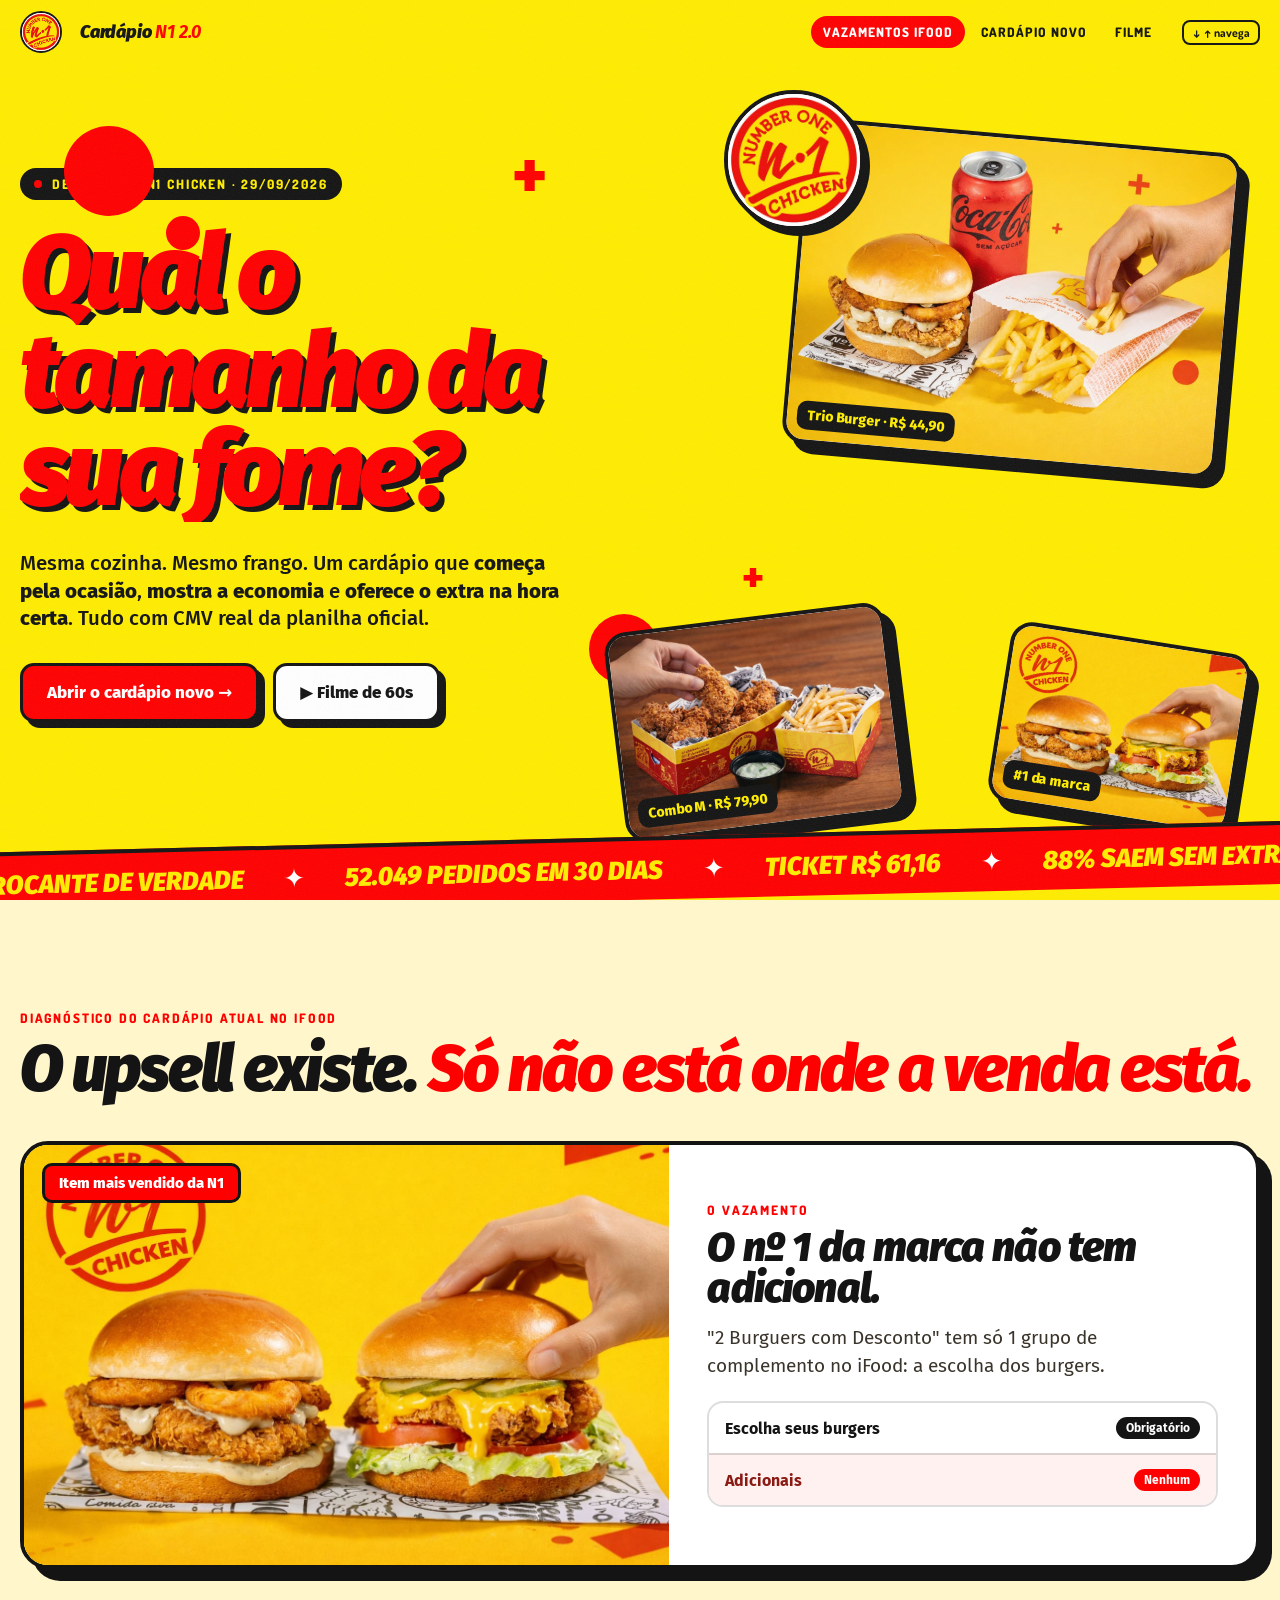
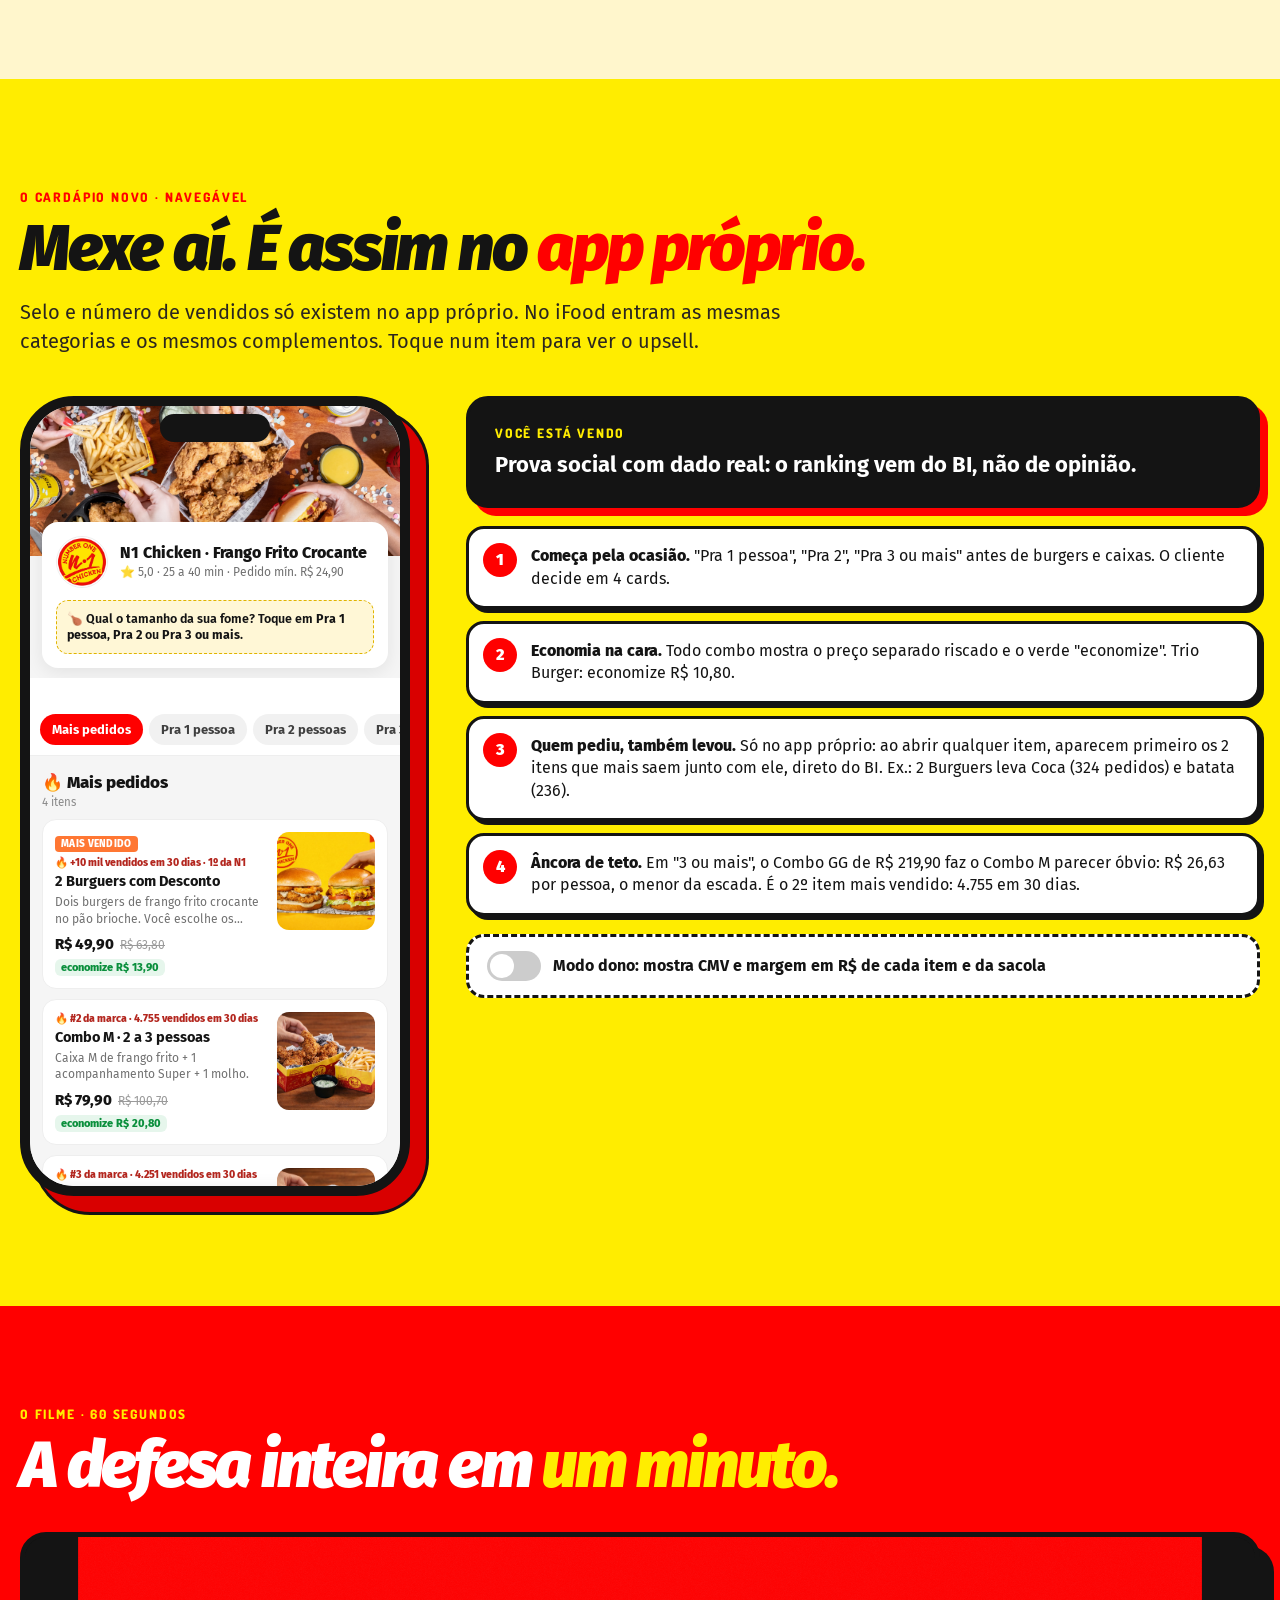
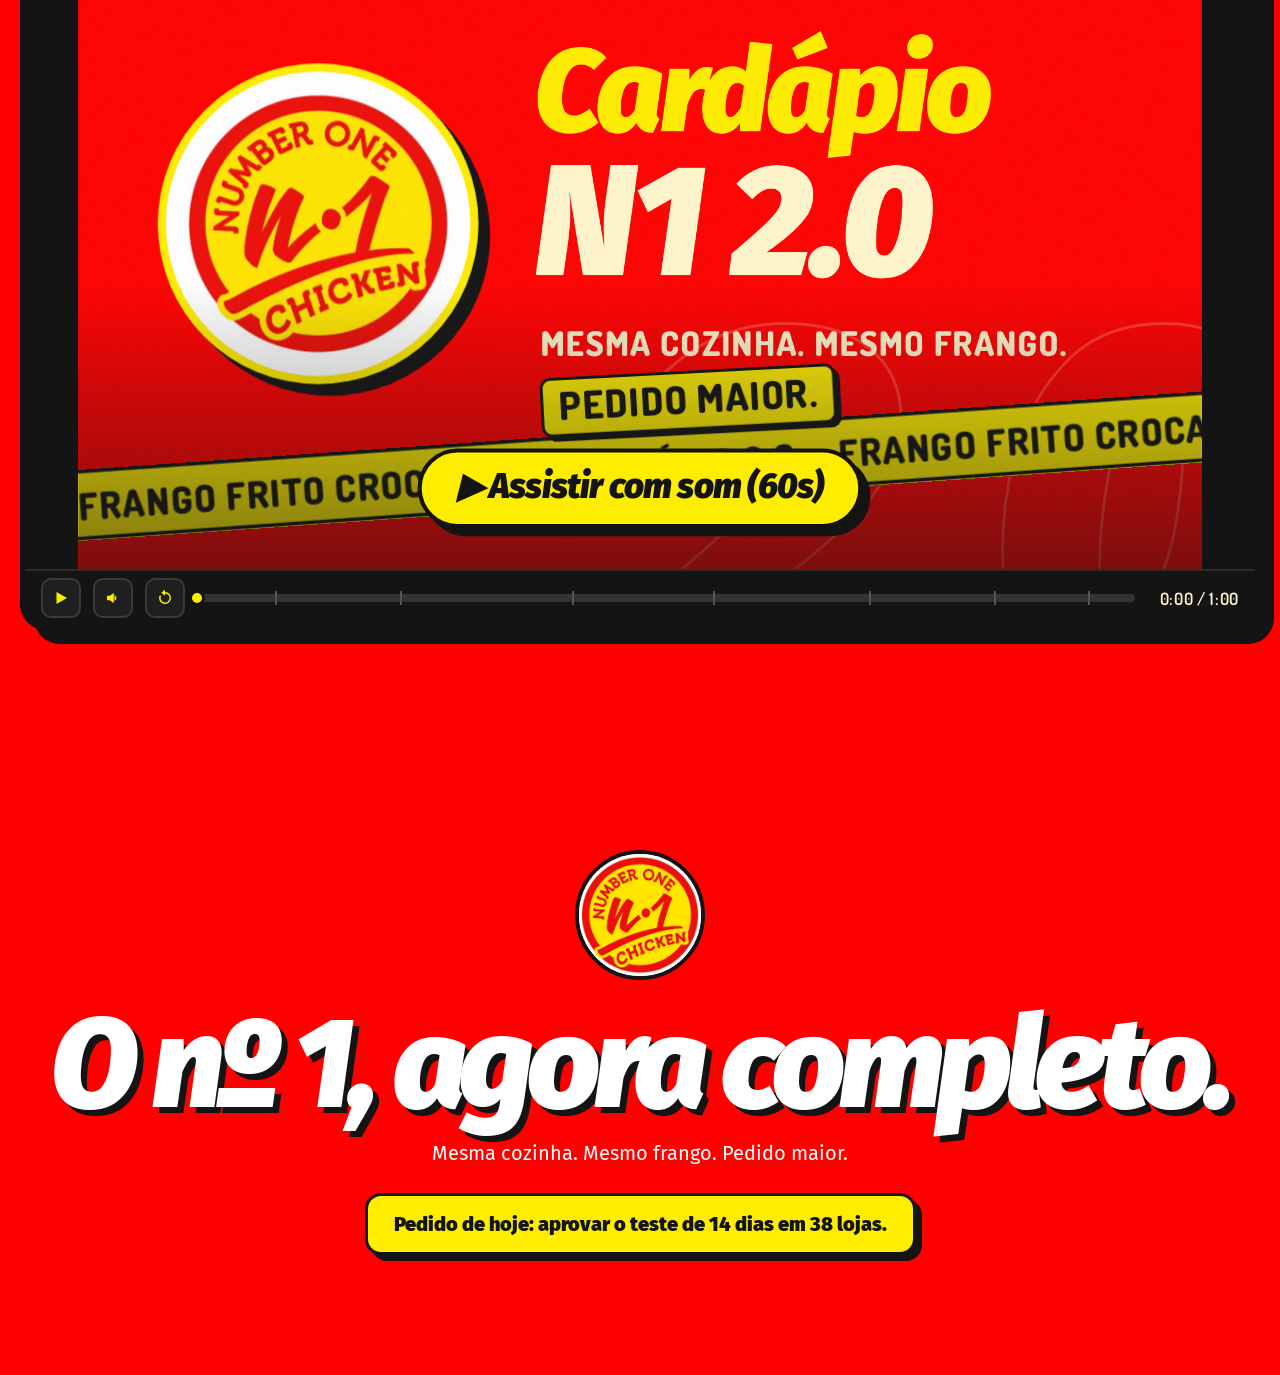
<file: index.html>
<!doctype html>
<html lang="pt-BR">
<head>
<meta charset="utf-8">
<meta name="viewport" content="width=device-width,initial-scale=1">
<title>N1 Chicken · Cardápio 2.0</title>
<link rel="stylesheet" href="assets/fonts/fonts.css">
<link rel="stylesheet" href="css/site.css">
<link rel="icon" href="assets/brand/logo.jpg">
</head>
<body>
<div class="grain"></div>

<nav class="nav" id="nav"><div class="wrap in">
  <div class="logo"><img src="assets/brand/logo.jpg" alt="N1 Chicken"></div>
  <div class="t">Cardápio <b>N1 2.0</b></div>
  <div class="links">
    <a href="#vazamentos" style="background:var(--vm);color:#fff">Vazamentos iFood</a><a href="#cardapio">Cardápio novo</a><a href="#filme">Filme</a>
  </div>
  <span class="kbd">↓ ↑ navega</span>
</div></nav>

<!-- 0 HERO -->
<header class="hero stop" id="topo">
  <div class="dots"><span style="width:90px;height:90px;left:5vw;top:14vh"></span><span style="width:34px;height:34px;left:13vw;top:24vh"></span><span style="width:70px;height:70px;left:46vw;bottom:24vh"></span></div>
  <div class="plus" style="left:40vw;top:16vh">+</div><div class="plus" style="left:58vw;top:62vh;font-size:40px">+</div>
  <div class="stick s1" data-p="18"><img src="assets/prod/trio-burger.jpg" alt="Trio Burger N1"><span class="tag">Trio Burger · R$ 44,90</span></div>
  <div class="stick s2" data-p="-26"><img src="assets/prod/combo-m.jpg" alt="Combo M"><span class="tag">Combo M · R$ 79,90</span></div>
  <div class="stick s3" data-p="30"><img src="assets/prod/dois-burgers.jpg" alt="2 Burguers"><span class="tag">#1 da marca</span></div>
  <div class="seal"><img src="assets/brand/logo.jpg" alt=""></div>
  <div class="wrap">
    <div class="kick k"><i></i> Desafio IA · N1 Chicken · 29/09/2026</div>
    <h1><span class="l"><span>Qual o</span></span><span class="l"><span>tamanho da</span></span><span class="l"><span>sua fome?</span></span></h1>
    <p class="sub">Mesma cozinha. Mesmo frango. Um cardápio que <b>começa pela ocasião</b>, <b>mostra a economia</b> e <b>oferece o extra na hora certa</b>. Tudo com CMV real da planilha oficial.</p>
    <div class="ctas"><a class="btn r" href="#cardapio">Abrir o cardápio novo →</a><a class="btn" href="#filme">▶ Filme de 60s</a></div>
  </div>
  <div class="ticker"><div class="row"><span>CROCANTE DE VERDADE <em>✦</em> 52.049 PEDIDOS EM 30 DIAS <em>✦</em> TICKET R$ 61,16 <em>✦</em> 88% SAEM SEM EXTRA <em>✦</em> VIRA TRIO POR + R$ 13 <em>✦</em></span><span>CROCANTE DE VERDADE <em>✦</em> 52.049 PEDIDOS EM 30 DIAS <em>✦</em> TICKET R$ 61,16 <em>✦</em> 88% SAEM SEM EXTRA <em>✦</em> VIRA TRIO POR + R$ 13 <em>✦</em></span></div></div>
</header>

<!-- 3 VAZAMENTOS -->
<section class="sec stop" id="vazamentos"><div class="wrap">
  <div class="k" style="color:var(--vm)">Diagnóstico do cardápio atual no iFood</div>
  <h2 style="margin-top:14px">O upsell existe. <em>Só não está onde a venda está.</em></h2>
  <div class="hero1 rv">
    <div class="h1pic"><img src="assets/prod/dois-burgers.jpg" alt="2 Burguers com Desconto"><span class="h1tag">Item mais vendido da N1</span></div>
    <div class="h1tx">
      <div class="k" style="color:var(--vm)">O vazamento</div>
      <h3>O nº 1 da marca não tem adicional.</h3>
      <p>"2 Burguers com Desconto" tem só 1 grupo de complemento no iFood: a escolha dos burgers.</p>
      <div class="h1mock">
        <div class="r ok"><span>Escolha seus burgers</span><b>Obrigatório</b></div>
        <div class="r no"><span>Adicionais</span><b>Nenhum</b></div>
      </div>
    </div>
  </div>
</div></section>

<!-- 4 CARDAPIO -->
<section class="sec menu-sec stop" id="cardapio" data-go=".menu-grid"><div class="wrap">
  <div class="k" style="color:var(--vm)">O cardápio novo · navegável</div>
  <h2 style="margin-top:14px">Mexe aí. É assim no <em>app próprio.</em></h2>
  <p class="lead">Selo e número de vendidos só existem no app próprio. No iFood entram as mesmas categorias e os mesmos complementos. Toque num item para ver o upsell.</p>
  <div class="menu-grid">
    <div class="phone" id="phone">
      <div class="notch"></div>
      <div class="scr" id="scr">
        <div class="cover"><img src="assets/brand/capa.png" alt=""></div>
        <div class="store"><div class="row"><div class="lg"><img src="assets/brand/logo.jpg" alt=""></div><div><h4>N1 Chicken · Frango Frito Crocante</h4><div class="meta">⭐ 5,0 · 25 a 40 min · Pedido mín. R$ 24,90</div></div></div>
          <div class="q">🍗 Qual o tamanho da sua fome? Toque em <b>Pra 1 pessoa</b>, <b>Pra 2</b> ou <b>Pra 3 ou mais</b>.</div></div>
        <div class="tabs" id="tabs"></div>
        <div id="list"></div>
        <div style="height:90px"></div>
      </div>
      <div class="tb" id="tb"><span class="c" id="tbq">1</span><span>Ver sacola</span><span class="own" id="tbo"></span><b id="tbv" style="margin-left:auto"></b></div>
      <div class="sheet" id="sheet"><div class="bg" data-close></div><div class="pn" id="pn"></div></div>
    </div>
    <div class="why">
      <div class="now"><div class="k">Você está vendo</div><p id="whyNow">O ranking real vem primeiro. Prova social com dado, não com opinião.</p></div>
      <ol>
        <li><b>Começa pela ocasião.</b> "Pra 1 pessoa", "Pra 2", "Pra 3 ou mais" antes de burgers e caixas. O cliente decide em 4 cards.</li>
        <li><b>Economia na cara.</b> Todo combo mostra o preço separado riscado e o verde "economize". Trio Burger: economize R$ 10,80.</li>
        <li><b>Quem pediu, também levou.</b> Só no app próprio: ao abrir qualquer item, aparecem primeiro os 2 itens que mais saem junto com ele, direto do BI. Ex.: 2 Burguers leva Coca (324 pedidos) e batata (236).</li>
        <li><b>Âncora de teto.</b> Em "3 ou mais", o Combo GG de R$ 219,90 faz o Combo M parecer óbvio: R$ 26,63 por pessoa, o menor da escada. É o 2º item mais vendido: 4.755 em 30 dias.</li>
      </ol>
      <div class="own"><button class="sw" id="sw" aria-label="Modo dono"></button><span>Modo dono: mostra CMV e margem em R$ de cada item e da sacola</span></div>
    </div>
  </div>
</div></section>

<!-- 6 SIMULADOR -->
<section class="sec sim" id="simulador" hidden><div class="wrap">
  <div class="k" style="color:var(--am)">Simulador com a base real</div>
  <h2 style="margin-top:14px">Quanto isso vale <em>em 30 dias?</em></h2>
  <p class="lead">Base: 52.049 pedidos e ticket de R$ 61,16 no iFood. As metas abaixo são as metas do teste, não promessa. Quem já comprava o extra passa a pagar o preço de combo, e esse desconto já sai da conta.</p>
  <div class="simg">
    <div id="sliders"></div>
    <div class="res">
      <div class="cen"><button data-cen="piso">Piso</button><button data-cen="meta" class="on">Meta do teste</button><button data-cen="teto">Teto</button></div>
      <div class="k">Ticket médio novo</div>
      <div class="big num" id="rT">R$ 63,53</div>
      <div class="row"><span>Aumento no ticket</span><b class="num" id="rP">+3,9%</b></div>
      <div class="row"><span>Faturamento extra em 30 dias</span><b class="num" id="rG">R$ 123 mil</b></div>
      <div class="row"><span>Margem bruta extra em 30 dias</span><b class="num" id="rM">R$ 88 mil</b></div>
      <div class="row"><span>Desconto para quem já comprava</span><b class="num" id="rD">- R$ 15 mil</b></div>
      <div class="row"><span>Margem extra por pedido</span><b class="num" id="rU">R$ 1,70</b></div>
      <p class="note">Conta: para cada extra, (meta menos hoje) × preço de combo, menos o desconto de quem já comprava, × 52.049 pedidos. Margem com custo real da planilha, antes da comissão do iFood. Fora da conta: Vira Trio e ganho de conversão, que o teste mede.</p>
    </div>
  </div>
</div></section>

<!-- 2 FILME -->
<section class="film stop" id="filme"><div class="wrap">
  <div class="k" style="color:var(--am)">O filme · 60 segundos</div>
  <h2 style="margin-top:14px">A defesa inteira em <em>um minuto.</em></h2>
  <div class="frame"><iframe src="video.html?v=20261002121623" title="Filme Cardápio N1 2.0"></iframe></div>
</div></section>

<footer class="end stop" id="fim">
  <div class="seal2"><img src="assets/brand/logo.jpg" alt=""></div>
  <h2>O nº 1, agora completo.</h2>
  <p>Mesma cozinha. Mesmo frango. Pedido maior.</p><p style="margin-top:28px;display:inline-block;background:var(--am);color:var(--pr);font-weight:900;padding:16px 26px;border:3px solid var(--pr);border-radius:16px;box-shadow:6px 6px 0 var(--pr)">Pedido de hoje: aprovar o teste de 14 dias em 38 lojas.</p>
</footer>

<script src="js/data.js"></script>
<script src="js/app.js"></script>
</body>
</html>
</file>
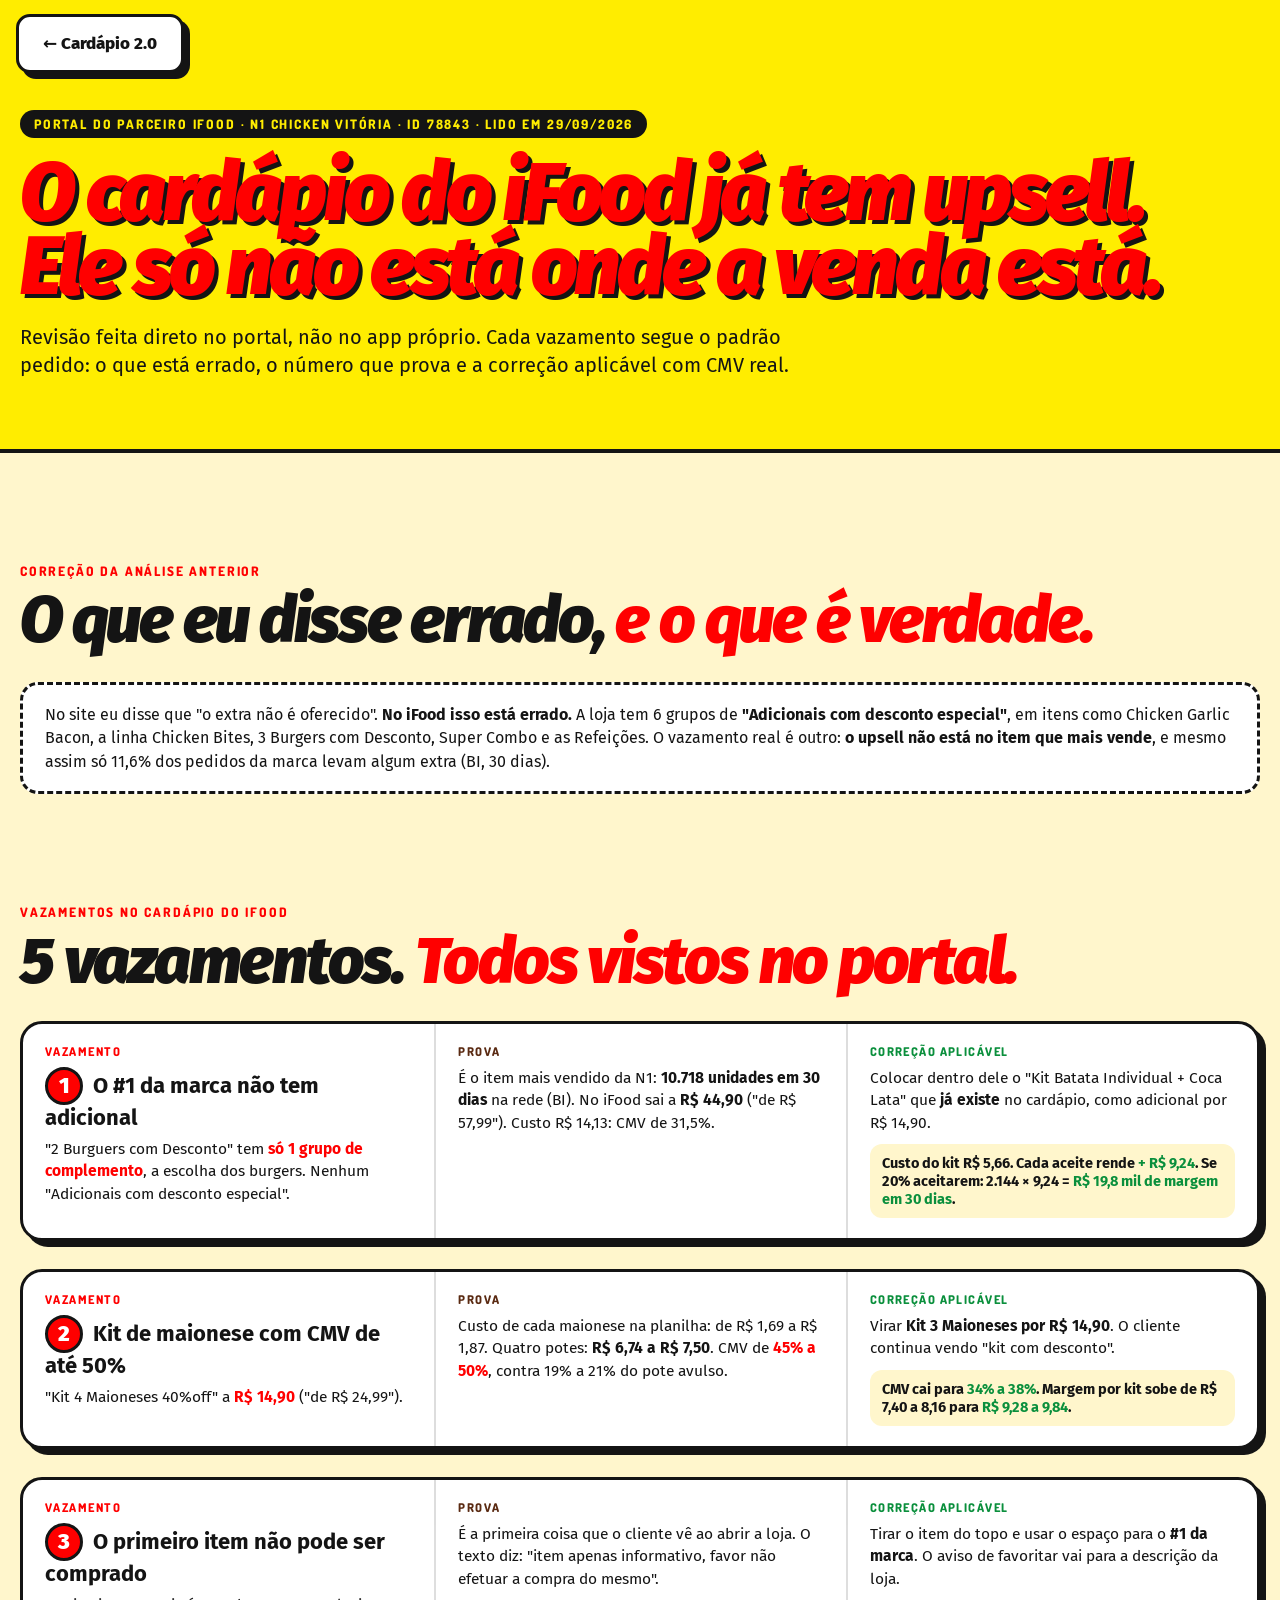
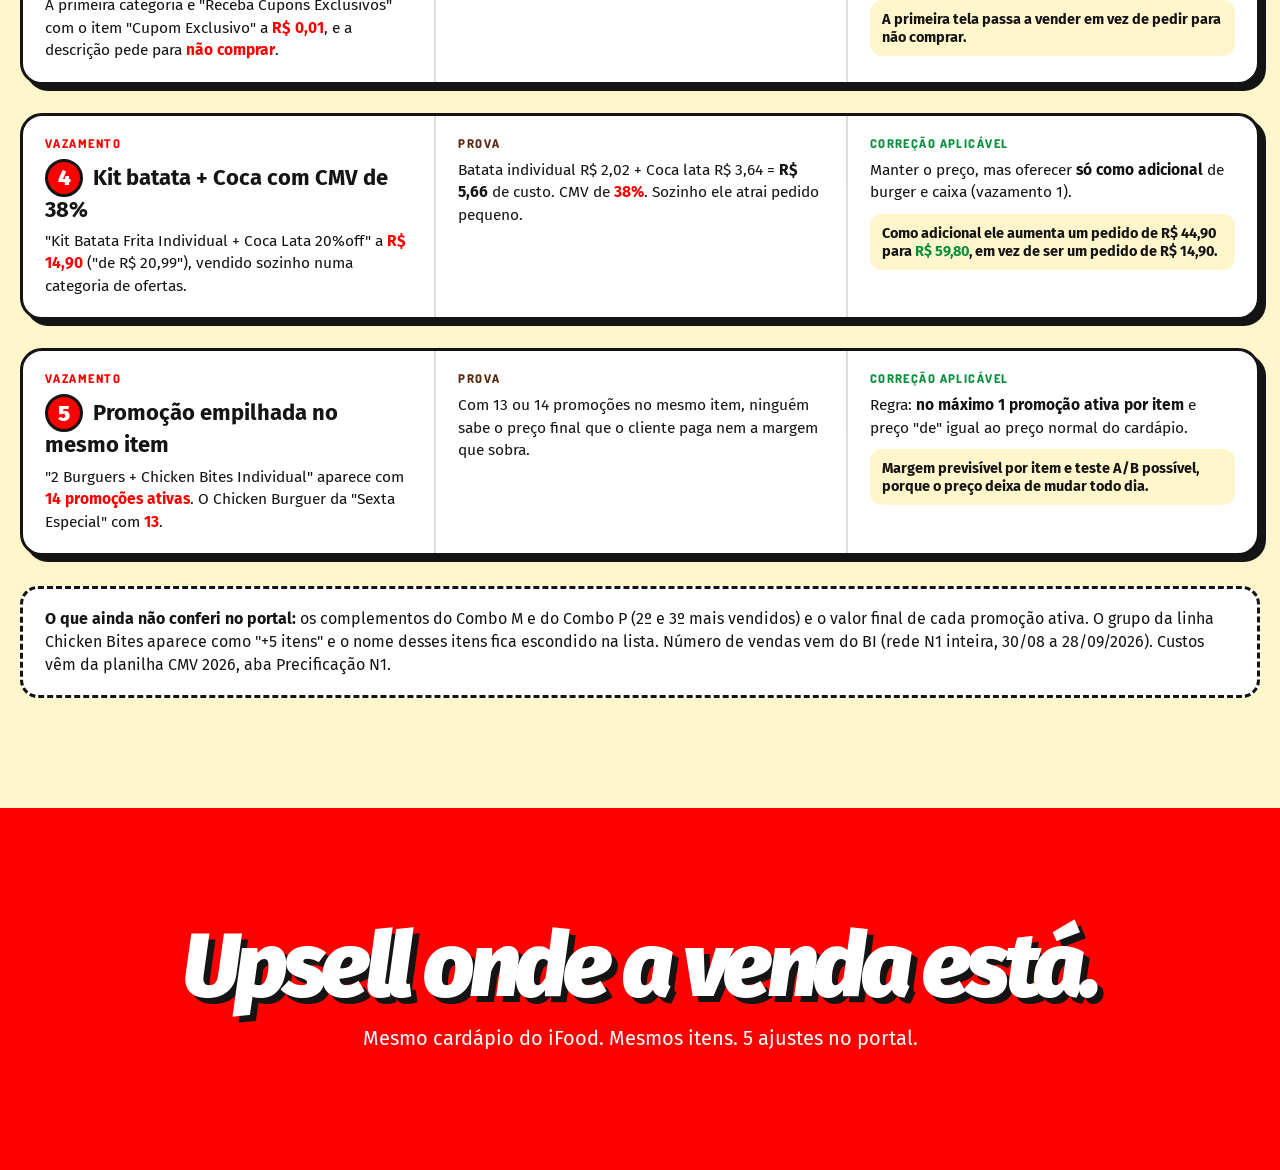
<file: vazamentos-ifood.html>
<!doctype html>
<html lang="pt-BR">
<head>
<meta charset="utf-8">
<meta name="viewport" content="width=device-width,initial-scale=1">
<title>N1 Chicken · Vazamentos no iFood</title>
<link rel="stylesheet" href="assets/fonts/fonts.css">
<link rel="stylesheet" href="css/site.css">
<link rel="icon" href="assets/brand/logo.jpg">
<style>
.hdr{background:var(--am);padding:110px 0 70px;border-bottom:4px solid var(--pr)}
.hdr h1{font-weight:900;font-style:italic;font-size:clamp(44px,6.4vw,100px);line-height:.9;letter-spacing:-.04em;color:var(--vm);text-shadow:4px 4px 0 var(--pr)}
.hdr p{font-size:20px;max-width:820px;margin-top:20px;line-height:1.4}
.pill{display:inline-block;background:var(--pr);color:var(--am);border-radius:999px;padding:6px 14px;margin-bottom:18px}
.lk{display:grid;grid-template-columns:1fr 1fr 1fr;gap:0;background:#fff;border:3px solid var(--pr);border-radius:22px;box-shadow:var(--sh);margin-top:28px;overflow:hidden}
.lk>div{padding:20px 22px;border-left:2px solid var(--line)}
.lk>div:first-child{border-left:0}
.lk .t{font-family:var(--fd);font-weight:800;font-size:12px;letter-spacing:.12em;text-transform:uppercase}
.lk .a .t{color:var(--vm)}.lk .b .t{color:var(--mr)}.lk .c .t{color:var(--ok)}
.lk h3{font-size:22px;line-height:1.15;margin-top:8px}
.lk p{margin-top:8px;font-size:15.5px;line-height:1.45}
.lk b.r{color:var(--vm)}.lk b.g{color:var(--ok)}
.lk .n{display:inline-grid;place-items:center;width:38px;height:38px;border-radius:50%;background:var(--vm);color:#fff;font-weight:900;border:3px solid var(--pr);margin-right:10px}
.fix{background:var(--cr);border-radius:12px;padding:10px 12px;margin-top:10px;font-weight:700;font-size:14.5px}
.warn{background:#fff;border:3px dashed var(--pr);border-radius:18px;padding:18px 22px;margin-top:30px;font-size:16px;line-height:1.45}
.back{position:fixed;top:14px;left:16px;z-index:90}
@media (max-width:1000px){.lk{grid-template-columns:1fr}.lk>div{border-left:0;border-top:2px solid var(--line)}.lk>div:first-child{border-top:0}}
</style>
</head>
<body>
<a class="btn back" href="index.html">← Cardápio 2.0</a>

<header class="hdr"><div class="wrap">
  <div class="pill k">Portal do Parceiro iFood · N1 Chicken Vitória · ID 78843 · lido em 29/09/2026</div>
  <h1>O cardápio do iFood já tem upsell.<br>Ele só não está onde a venda está.</h1>
  <p>Revisão feita direto no portal, não no app próprio. Cada vazamento segue o padrão pedido: o que está errado, o número que prova e a correção aplicável com CMV real.</p>
</div></header>

<section class="sec"><div class="wrap">
  <div class="k" style="color:var(--vm)">Correção da análise anterior</div>
  <h2 style="margin-top:12px">O que eu disse errado, <em>e o que é verdade.</em></h2>
  <div class="warn">No site eu disse que "o extra não é oferecido". <b>No iFood isso está errado.</b> A loja tem 6 grupos de <b>"Adicionais com desconto especial"</b>, em itens como Chicken Garlic Bacon, a linha Chicken Bites, 3 Burgers com Desconto, Super Combo e as Refeições. O vazamento real é outro: <b>o upsell não está no item que mais vende</b>, e mesmo assim só 11,6% dos pedidos da marca levam algum extra (BI, 30 dias).</div>
</div></section>

<section class="sec" style="padding-top:0"><div class="wrap">
  <div class="k" style="color:var(--vm)">Vazamentos no cardápio do iFood</div>
  <h2 style="margin-top:12px">5 vazamentos. <em>Todos vistos no portal.</em></h2>

  <div class="lk">
    <div class="a"><div class="t">Vazamento</div><h3><span class="n">1</span>O #1 da marca não tem adicional</h3><p>"2 Burguers com Desconto" tem <b class="r">só 1 grupo de complemento</b>, a escolha dos burgers. Nenhum "Adicionais com desconto especial".</p></div>
    <div class="b"><div class="t">Prova</div><p>É o item mais vendido da N1: <b>10.718 unidades em 30 dias</b> na rede (BI). No iFood sai a <b>R$ 44,90</b> ("de R$ 57,99"). Custo R$ 14,13: CMV de 31,5%.</p></div>
    <div class="c"><div class="t">Correção aplicável</div><p>Colocar dentro dele o "Kit Batata Individual + Coca Lata" que <b>já existe</b> no cardápio, como adicional por R$ 14,90.</p><div class="fix">Custo do kit R$ 5,66. Cada aceite rende <b class="g">+ R$ 9,24</b>. Se 20% aceitarem: 2.144 × 9,24 = <b class="g">R$ 19,8 mil de margem em 30 dias</b>.</div></div>
  </div>

  <div class="lk">
    <div class="a"><div class="t">Vazamento</div><h3><span class="n">2</span>Kit de maionese com CMV de até 50%</h3><p>"Kit 4 Maioneses 40%off" a <b class="r">R$ 14,90</b> ("de R$ 24,99").</p></div>
    <div class="b"><div class="t">Prova</div><p>Custo de cada maionese na planilha: de R$ 1,69 a R$ 1,87. Quatro potes: <b>R$ 6,74 a R$ 7,50</b>. CMV de <b class="r">45% a 50%</b>, contra 19% a 21% do pote avulso.</p></div>
    <div class="c"><div class="t">Correção aplicável</div><p>Virar <b>Kit 3 Maioneses por R$ 14,90</b>. O cliente continua vendo "kit com desconto".</p><div class="fix">CMV cai para <b class="g">34% a 38%</b>. Margem por kit sobe de R$ 7,40 a 8,16 para <b class="g">R$ 9,28 a 9,84</b>.</div></div>
  </div>

  <div class="lk">
    <div class="a"><div class="t">Vazamento</div><h3><span class="n">3</span>O primeiro item não pode ser comprado</h3><p>A primeira categoria é "Receba Cupons Exclusivos" com o item "Cupom Exclusivo" a <b class="r">R$ 0,01</b>, e a descrição pede para <b class="r">não comprar</b>.</p></div>
    <div class="b"><div class="t">Prova</div><p>É a primeira coisa que o cliente vê ao abrir a loja. O texto diz: "item apenas informativo, favor não efetuar a compra do mesmo".</p></div>
    <div class="c"><div class="t">Correção aplicável</div><p>Tirar o item do topo e usar o espaço para o <b>#1 da marca</b>. O aviso de favoritar vai para a descrição da loja.</p><div class="fix">A primeira tela passa a vender em vez de pedir para não comprar.</div></div>
  </div>

  <div class="lk">
    <div class="a"><div class="t">Vazamento</div><h3><span class="n">4</span>Kit batata + Coca com CMV de 38%</h3><p>"Kit Batata Frita Individual + Coca Lata 20%off" a <b class="r">R$ 14,90</b> ("de R$ 20,99"), vendido sozinho numa categoria de ofertas.</p></div>
    <div class="b"><div class="t">Prova</div><p>Batata individual R$ 2,02 + Coca lata R$ 3,64 = <b>R$ 5,66</b> de custo. CMV de <b class="r">38%</b>. Sozinho ele atrai pedido pequeno.</p></div>
    <div class="c"><div class="t">Correção aplicável</div><p>Manter o preço, mas oferecer <b>só como adicional</b> de burger e caixa (vazamento 1).</p><div class="fix">Como adicional ele aumenta um pedido de R$ 44,90 para <b class="g">R$ 59,80</b>, em vez de ser um pedido de R$ 14,90.</div></div>
  </div>

  <div class="lk">
    <div class="a"><div class="t">Vazamento</div><h3><span class="n">5</span>Promoção empilhada no mesmo item</h3><p>"2 Burguers + Chicken Bites Individual" aparece com <b class="r">14 promoções ativas</b>. O Chicken Burguer da "Sexta Especial" com <b class="r">13</b>.</p></div>
    <div class="b"><div class="t">Prova</div><p>Com 13 ou 14 promoções no mesmo item, ninguém sabe o preço final que o cliente paga nem a margem que sobra.</p></div>
    <div class="c"><div class="t">Correção aplicável</div><p>Regra: <b>no máximo 1 promoção ativa por item</b> e preço "de" igual ao preço normal do cardápio.</p><div class="fix">Margem previsível por item e teste A/B possível, porque o preço deixa de mudar todo dia.</div></div>
  </div>

  <div class="warn"><b>O que ainda não conferi no portal:</b> os complementos do Combo M e do Combo P (2º e 3º mais vendidos) e o valor final de cada promoção ativa. O grupo da linha Chicken Bites aparece como "+5 itens" e o nome desses itens fica escondido na lista. Número de vendas vem do BI (rede N1 inteira, 30/08 a 28/09/2026). Custos vêm da planilha CMV 2026, aba Precificação N1.</div>
</div></section>

<footer class="end">
  <h2 style="font-size:clamp(44px,7vw,110px)">Upsell onde a venda está.</h2>
  <p>Mesmo cardápio do iFood. Mesmos itens. 5 ajustes no portal.</p>
</footer>
</body>
</html>
</file>
<file: assets/fonts/fonts.css>
@font-face {
  font-family: 'Dosis';
  font-style: normal;
  font-weight: 600;
  font-display: swap;
  src: url(Dosis-600-normal-latin-ext.woff2) format('woff2');
  unicode-range: U+0100-02BA, U+02BD-02C5, U+02C7-02CC, U+02CE-02D7, U+02DD-02FF, U+0304, U+0308, U+0329, U+1D00-1DBF, U+1E00-1E9F, U+1EF2-1EFF, U+2020, U+20A0-20AB, U+20AD-20C0, U+2113, U+2C60-2C7F, U+A720-A7FF;
}
@font-face {
  font-family: 'Dosis';
  font-style: normal;
  font-weight: 600;
  font-display: swap;
  src: url(Dosis-600-normal-latin.woff2) format('woff2');
  unicode-range: U+0000-00FF, U+0131, U+0152-0153, U+02BB-02BC, U+02C6, U+02DA, U+02DC, U+0304, U+0308, U+0329, U+2000-206F, U+20AC, U+2122, U+2191, U+2193, U+2212, U+2215, U+FEFF, U+FFFD;
}
@font-face {
  font-family: 'Dosis';
  font-style: normal;
  font-weight: 700;
  font-display: swap;
  src: url(Dosis-700-normal-latin-ext.woff2) format('woff2');
  unicode-range: U+0100-02BA, U+02BD-02C5, U+02C7-02CC, U+02CE-02D7, U+02DD-02FF, U+0304, U+0308, U+0329, U+1D00-1DBF, U+1E00-1E9F, U+1EF2-1EFF, U+2020, U+20A0-20AB, U+20AD-20C0, U+2113, U+2C60-2C7F, U+A720-A7FF;
}
@font-face {
  font-family: 'Dosis';
  font-style: normal;
  font-weight: 700;
  font-display: swap;
  src: url(Dosis-700-normal-latin.woff2) format('woff2');
  unicode-range: U+0000-00FF, U+0131, U+0152-0153, U+02BB-02BC, U+02C6, U+02DA, U+02DC, U+0304, U+0308, U+0329, U+2000-206F, U+20AC, U+2122, U+2191, U+2193, U+2212, U+2215, U+FEFF, U+FFFD;
}
@font-face {
  font-family: 'Dosis';
  font-style: normal;
  font-weight: 800;
  font-display: swap;
  src: url(Dosis-800-normal-latin-ext.woff2) format('woff2');
  unicode-range: U+0100-02BA, U+02BD-02C5, U+02C7-02CC, U+02CE-02D7, U+02DD-02FF, U+0304, U+0308, U+0329, U+1D00-1DBF, U+1E00-1E9F, U+1EF2-1EFF, U+2020, U+20A0-20AB, U+20AD-20C0, U+2113, U+2C60-2C7F, U+A720-A7FF;
}
@font-face {
  font-family: 'Dosis';
  font-style: normal;
  font-weight: 800;
  font-display: swap;
  src: url(Dosis-800-normal-latin.woff2) format('woff2');
  unicode-range: U+0000-00FF, U+0131, U+0152-0153, U+02BB-02BC, U+02C6, U+02DA, U+02DC, U+0304, U+0308, U+0329, U+2000-206F, U+20AC, U+2122, U+2191, U+2193, U+2212, U+2215, U+FEFF, U+FFFD;
}
@font-face {
  font-family: 'Fira Sans';
  font-style: italic;
  font-weight: 700;
  font-display: swap;
  src: url(FiraSans-700-italic-latin-ext.woff2) format('woff2');
  unicode-range: U+0100-02BA, U+02BD-02C5, U+02C7-02CC, U+02CE-02D7, U+02DD-02FF, U+0304, U+0308, U+0329, U+1D00-1DBF, U+1E00-1E9F, U+1EF2-1EFF, U+2020, U+20A0-20AB, U+20AD-20C0, U+2113, U+2C60-2C7F, U+A720-A7FF;
}
@font-face {
  font-family: 'Fira Sans';
  font-style: italic;
  font-weight: 700;
  font-display: swap;
  src: url(FiraSans-700-italic-latin.woff2) format('woff2');
  unicode-range: U+0000-00FF, U+0131, U+0152-0153, U+02BB-02BC, U+02C6, U+02DA, U+02DC, U+0304, U+0308, U+0329, U+2000-206F, U+20AC, U+2122, U+2191, U+2193, U+2212, U+2215, U+FEFF, U+FFFD;
}
@font-face {
  font-family: 'Fira Sans';
  font-style: italic;
  font-weight: 800;
  font-display: swap;
  src: url(FiraSans-800-italic-latin-ext.woff2) format('woff2');
  unicode-range: U+0100-02BA, U+02BD-02C5, U+02C7-02CC, U+02CE-02D7, U+02DD-02FF, U+0304, U+0308, U+0329, U+1D00-1DBF, U+1E00-1E9F, U+1EF2-1EFF, U+2020, U+20A0-20AB, U+20AD-20C0, U+2113, U+2C60-2C7F, U+A720-A7FF;
}
@font-face {
  font-family: 'Fira Sans';
  font-style: italic;
  font-weight: 800;
  font-display: swap;
  src: url(FiraSans-800-italic-latin.woff2) format('woff2');
  unicode-range: U+0000-00FF, U+0131, U+0152-0153, U+02BB-02BC, U+02C6, U+02DA, U+02DC, U+0304, U+0308, U+0329, U+2000-206F, U+20AC, U+2122, U+2191, U+2193, U+2212, U+2215, U+FEFF, U+FFFD;
}
@font-face {
  font-family: 'Fira Sans';
  font-style: italic;
  font-weight: 900;
  font-display: swap;
  src: url(FiraSans-900-italic-latin-ext.woff2) format('woff2');
  unicode-range: U+0100-02BA, U+02BD-02C5, U+02C7-02CC, U+02CE-02D7, U+02DD-02FF, U+0304, U+0308, U+0329, U+1D00-1DBF, U+1E00-1E9F, U+1EF2-1EFF, U+2020, U+20A0-20AB, U+20AD-20C0, U+2113, U+2C60-2C7F, U+A720-A7FF;
}
@font-face {
  font-family: 'Fira Sans';
  font-style: italic;
  font-weight: 900;
  font-display: swap;
  src: url(FiraSans-900-italic-latin.woff2) format('woff2');
  unicode-range: U+0000-00FF, U+0131, U+0152-0153, U+02BB-02BC, U+02C6, U+02DA, U+02DC, U+0304, U+0308, U+0329, U+2000-206F, U+20AC, U+2122, U+2191, U+2193, U+2212, U+2215, U+FEFF, U+FFFD;
}
@font-face {
  font-family: 'Fira Sans';
  font-style: normal;
  font-weight: 400;
  font-display: swap;
  src: url(FiraSans-400-normal-latin-ext.woff2) format('woff2');
  unicode-range: U+0100-02BA, U+02BD-02C5, U+02C7-02CC, U+02CE-02D7, U+02DD-02FF, U+0304, U+0308, U+0329, U+1D00-1DBF, U+1E00-1E9F, U+1EF2-1EFF, U+2020, U+20A0-20AB, U+20AD-20C0, U+2113, U+2C60-2C7F, U+A720-A7FF;
}
@font-face {
  font-family: 'Fira Sans';
  font-style: normal;
  font-weight: 400;
  font-display: swap;
  src: url(FiraSans-400-normal-latin.woff2) format('woff2');
  unicode-range: U+0000-00FF, U+0131, U+0152-0153, U+02BB-02BC, U+02C6, U+02DA, U+02DC, U+0304, U+0308, U+0329, U+2000-206F, U+20AC, U+2122, U+2191, U+2193, U+2212, U+2215, U+FEFF, U+FFFD;
}
@font-face {
  font-family: 'Fira Sans';
  font-style: normal;
  font-weight: 500;
  font-display: swap;
  src: url(FiraSans-500-normal-latin-ext.woff2) format('woff2');
  unicode-range: U+0100-02BA, U+02BD-02C5, U+02C7-02CC, U+02CE-02D7, U+02DD-02FF, U+0304, U+0308, U+0329, U+1D00-1DBF, U+1E00-1E9F, U+1EF2-1EFF, U+2020, U+20A0-20AB, U+20AD-20C0, U+2113, U+2C60-2C7F, U+A720-A7FF;
}
@font-face {
  font-family: 'Fira Sans';
  font-style: normal;
  font-weight: 500;
  font-display: swap;
  src: url(FiraSans-500-normal-latin.woff2) format('woff2');
  unicode-range: U+0000-00FF, U+0131, U+0152-0153, U+02BB-02BC, U+02C6, U+02DA, U+02DC, U+0304, U+0308, U+0329, U+2000-206F, U+20AC, U+2122, U+2191, U+2193, U+2212, U+2215, U+FEFF, U+FFFD;
}
@font-face {
  font-family: 'Fira Sans';
  font-style: normal;
  font-weight: 600;
  font-display: swap;
  src: url(FiraSans-600-normal-latin-ext.woff2) format('woff2');
  unicode-range: U+0100-02BA, U+02BD-02C5, U+02C7-02CC, U+02CE-02D7, U+02DD-02FF, U+0304, U+0308, U+0329, U+1D00-1DBF, U+1E00-1E9F, U+1EF2-1EFF, U+2020, U+20A0-20AB, U+20AD-20C0, U+2113, U+2C60-2C7F, U+A720-A7FF;
}
@font-face {
  font-family: 'Fira Sans';
  font-style: normal;
  font-weight: 600;
  font-display: swap;
  src: url(FiraSans-600-normal-latin.woff2) format('woff2');
  unicode-range: U+0000-00FF, U+0131, U+0152-0153, U+02BB-02BC, U+02C6, U+02DA, U+02DC, U+0304, U+0308, U+0329, U+2000-206F, U+20AC, U+2122, U+2191, U+2193, U+2212, U+2215, U+FEFF, U+FFFD;
}
@font-face {
  font-family: 'Fira Sans';
  font-style: normal;
  font-weight: 700;
  font-display: swap;
  src: url(FiraSans-700-normal-latin-ext.woff2) format('woff2');
  unicode-range: U+0100-02BA, U+02BD-02C5, U+02C7-02CC, U+02CE-02D7, U+02DD-02FF, U+0304, U+0308, U+0329, U+1D00-1DBF, U+1E00-1E9F, U+1EF2-1EFF, U+2020, U+20A0-20AB, U+20AD-20C0, U+2113, U+2C60-2C7F, U+A720-A7FF;
}
@font-face {
  font-family: 'Fira Sans';
  font-style: normal;
  font-weight: 700;
  font-display: swap;
  src: url(FiraSans-700-normal-latin.woff2) format('woff2');
  unicode-range: U+0000-00FF, U+0131, U+0152-0153, U+02BB-02BC, U+02C6, U+02DA, U+02DC, U+0304, U+0308, U+0329, U+2000-206F, U+20AC, U+2122, U+2191, U+2193, U+2212, U+2215, U+FEFF, U+FFFD;
}
@font-face {
  font-family: 'Fira Sans';
  font-style: normal;
  font-weight: 800;
  font-display: swap;
  src: url(FiraSans-800-normal-latin-ext.woff2) format('woff2');
  unicode-range: U+0100-02BA, U+02BD-02C5, U+02C7-02CC, U+02CE-02D7, U+02DD-02FF, U+0304, U+0308, U+0329, U+1D00-1DBF, U+1E00-1E9F, U+1EF2-1EFF, U+2020, U+20A0-20AB, U+20AD-20C0, U+2113, U+2C60-2C7F, U+A720-A7FF;
}
@font-face {
  font-family: 'Fira Sans';
  font-style: normal;
  font-weight: 800;
  font-display: swap;
  src: url(FiraSans-800-normal-latin.woff2) format('woff2');
  unicode-range: U+0000-00FF, U+0131, U+0152-0153, U+02BB-02BC, U+02C6, U+02DA, U+02DC, U+0304, U+0308, U+0329, U+2000-206F, U+20AC, U+2122, U+2191, U+2193, U+2212, U+2215, U+FEFF, U+FFFD;
}
@font-face {
  font-family: 'Fira Sans';
  font-style: normal;
  font-weight: 900;
  font-display: swap;
  src: url(FiraSans-900-normal-latin-ext.woff2) format('woff2');
  unicode-range: U+0100-02BA, U+02BD-02C5, U+02C7-02CC, U+02CE-02D7, U+02DD-02FF, U+0304, U+0308, U+0329, U+1D00-1DBF, U+1E00-1E9F, U+1EF2-1EFF, U+2020, U+20A0-20AB, U+20AD-20C0, U+2113, U+2C60-2C7F, U+A720-A7FF;
}
@font-face {
  font-family: 'Fira Sans';
  font-style: normal;
  font-weight: 900;
  font-display: swap;
  src: url(FiraSans-900-normal-latin.woff2) format('woff2');
  unicode-range: U+0000-00FF, U+0131, U+0152-0153, U+02BB-02BC, U+02C6, U+02DA, U+02DC, U+0304, U+0308, U+0329, U+2000-206F, U+20AC, U+2122, U+2191, U+2193, U+2212, U+2215, U+FEFF, U+FFFD;
}
</file>
<file: css/site.css>
:root{
  --am:#FFED00; --vm:#FF0000; --vm2:#D90000; --pr:#141414; --cr:#FFF6CC; --mr:#5A2A12; --br:#fff;
  --tx:#141414; --mut:#5b5347; --line:rgba(20,20,20,.14);
  --ok:#0a8f3c; --sh:6px 6px 0 var(--pr);
  --ease:cubic-bezier(.2,.8,.2,1);
  --fh:'Fira Sans',system-ui,sans-serif; --fd:'Dosis','Fira Sans',sans-serif;
}
*{box-sizing:border-box;margin:0;padding:0}
html{scroll-behavior:smooth}
body{font-family:var(--fh);color:var(--tx);background:var(--cr);overflow-x:hidden;-webkit-font-smoothing:antialiased}
img{display:block;max-width:100%}
button{font:inherit;cursor:pointer;border:0;background:none;color:inherit}
.wrap{width:min(1240px,100% - 32px);margin-inline:auto}
.k{font-family:var(--fd);font-weight:800;letter-spacing:.14em;text-transform:uppercase;font-size:13px}
.num{font-variant-numeric:tabular-nums}
.grain{position:fixed;inset:0;pointer-events:none;z-index:90;opacity:.07;background-image:url("data:image/svg+xml;utf8,<svg xmlns='http://www.w3.org/2000/svg' width='160' height='160'><filter id='n'><feTurbulence type='fractalNoise' baseFrequency='.9' numOctaves='2' stitchTiles='stitch'/></filter><rect width='100%' height='100%' filter='url(%23n)'/></svg>")}

/* NAV */
.nav{position:fixed;top:0;left:0;right:0;z-index:80;transition:transform .4s var(--ease),background .3s}
.nav .in{display:flex;align-items:center;gap:18px;height:64px}
.nav.solid{background:#FFED00;box-shadow:0 2px 0 var(--pr)}
.nav .logo{width:42px;height:42px;border-radius:50%;overflow:hidden;border:2px solid var(--pr);background:#fff;flex:none}
.nav .logo img{width:100%;height:100%;object-fit:cover;transform:scale(1.12)}
.nav .t{font-weight:900;font-style:italic;font-size:18px;letter-spacing:-.01em}
.nav .t b{color:var(--vm)}
.nav .links{margin-left:auto;display:flex;gap:4px}
.nav .links a{font-family:var(--fd);font-weight:800;font-size:13px;letter-spacing:.08em;text-transform:uppercase;text-decoration:none;color:var(--pr);padding:8px 12px;border-radius:999px;transition:background .2s}
.nav .links a:hover,.nav .links a.on{background:var(--pr);color:var(--am)}
.nav .kbd{font-family:var(--fd);font-size:12px;font-weight:700;border:2px solid var(--pr);border-radius:8px;padding:3px 8px;white-space:nowrap}

/* HERO */
.hero{position:relative;min-height:100vh;background:var(--am);overflow:hidden;display:flex;align-items:center;padding:90px 0 100px}
.hero .dots span{position:absolute;border-radius:50%;background:var(--vm)}
.hero .plus{position:absolute;color:var(--vm);font-weight:900;font-size:64px;line-height:1}
.hero h1{font-weight:900;font-style:italic;font-size:clamp(52px,min(8.2vw,14vh),136px);line-height:.86;letter-spacing:-.045em;color:var(--vm);position:relative;z-index:3;text-shadow:5px 5px 0 var(--pr)}
.hero h1 .l{display:block;overflow:hidden;padding:.02em .06em .06em 0}
.hero h1 .l>span{display:inline-block;transform:translateY(110%);animation:up 1s var(--ease) forwards}
.hero h1 .l:nth-child(2)>span{animation-delay:.12s}.hero h1 .l:nth-child(3)>span{animation-delay:.24s}
@keyframes up{to{transform:none}}
.hero .kick{display:inline-flex;align-items:center;gap:10px;background:var(--pr);color:var(--am);padding:8px 14px;border-radius:999px;margin-bottom:26px}
.hero .kick i{width:8px;height:8px;border-radius:50%;background:var(--vm);animation:blink 1.2s infinite}
@keyframes blink{50%{opacity:.2}}
.hero .sub{font-size:clamp(18px,1.6vw,24px);font-weight:500;max-width:560px;margin-top:28px;line-height:1.35}
.hero .sub b{font-weight:800}
.hero .ctas{display:flex;gap:14px;margin-top:30px;flex-wrap:wrap}
.btn{display:inline-flex;align-items:center;gap:10px;font-weight:800;font-size:17px;padding:16px 24px;border:3px solid var(--pr);border-radius:14px;box-shadow:var(--sh);transition:transform .15s,box-shadow .15s;text-decoration:none;color:var(--pr);background:#fff}
.btn:hover{transform:translate(-2px,-2px);box-shadow:8px 8px 0 var(--pr)}
.btn:active{transform:translate(4px,4px);box-shadow:2px 2px 0 var(--pr)}
.btn.r{background:var(--vm);color:#fff}
.stick{position:absolute;z-index:2;border:4px solid var(--pr);border-radius:22px;overflow:hidden;box-shadow:10px 10px 0 var(--pr);background:#fff;transition:transform .6s var(--ease)}
.stick img{width:100%;height:100%;object-fit:cover}
.stick .tag{position:absolute;left:10px;bottom:10px;background:var(--pr);color:var(--am);font-weight:800;font-size:14px;padding:6px 10px;border-radius:10px}
.s1{width:min(34vw,470px);aspect-ratio:4/3;right:4vw;top:15vh;rotate:5deg}
.s2{width:min(22vw,300px);aspect-ratio:4/3;right:30vw;bottom:8vh;rotate:-7deg}
.s3{width:min(19vw,260px);aspect-ratio:4/3;right:3vw;bottom:9vh;rotate:9deg}
.seal{position:absolute;right:calc(4vw + min(34vw,470px) - 70px);top:10vh;width:140px;height:140px;border-radius:50%;z-index:4;border:4px solid var(--pr);overflow:hidden;background:#fff;animation:spin 14s linear infinite;box-shadow:6px 6px 0 var(--pr)}
.seal img{width:100%;height:100%;object-fit:cover;transform:scale(1.12)}
@keyframes spin{to{rotate:360deg}}
.ticker{position:absolute;left:-2%;right:-2%;bottom:0;background:var(--vm);color:var(--am);border-top:4px solid var(--pr);transform:rotate(-1.4deg) translateY(16px);transform-origin:left;z-index:5;overflow:hidden}
.ticker .row{display:flex;gap:40px;white-space:nowrap;padding:14px 0;font-weight:900;font-style:italic;font-size:26px;animation:tk 26s linear infinite;width:max-content}
.ticker .row span{display:inline-flex;gap:40px;align-items:center}
.ticker .row em{font-style:normal;color:#fff}
@keyframes tk{to{transform:translateX(-50%)}}

/* STATS */
.stats{background:var(--pr);color:#fff;padding:90px 0 80px;position:relative}
.stats .grid{display:grid;grid-template-columns:repeat(4,1fr);gap:18px;margin-top:34px}
.stat{border:2px solid rgba(255,255,255,.18);border-radius:20px;padding:24px;background:rgba(255,255,255,.03)}
.stat .v{font-weight:900;font-style:italic;font-size:clamp(34px,4vw,58px);color:var(--am);letter-spacing:-.03em;line-height:1}
.stat .v.red{color:#ff4d4d}
.stat .l{margin-top:10px;font-size:15px;color:#d9d3c4;line-height:1.35}
.stats h2,.sec h2,.film h2{font-weight:900;font-style:italic;font-size:clamp(36px,5vw,72px);letter-spacing:-.035em;line-height:.95}
.stats h2 em{color:var(--am);font-style:italic}
.src{font-size:12px;color:#9c9486;margin-top:18px}
.sec .src{color:var(--mut)}

.sec{padding:110px 0;position:relative}
.sec .lead{font-size:20px;max-width:760px;margin-top:18px;line-height:1.45;color:#2b261f}
.sec h2 em{color:var(--vm);font-style:italic}

/* FILME */
.film{background:var(--vm);color:#fff;padding:100px 0}
.film h2 em{color:var(--am)}
.film .frame{margin-top:36px;border:5px solid var(--pr);border-radius:26px;overflow:hidden;box-shadow:14px 14px 0 var(--pr);aspect-ratio:16/9;background:#000}
.film iframe{width:100%;height:100%;border:0;display:block}

/* DIAGNOSTICO */
.leaks{display:grid;grid-template-columns:repeat(3,1fr);gap:22px;margin-top:44px}
.leak{background:#fff;border:3px solid var(--pr);border-radius:22px;padding:26px;box-shadow:var(--sh);position:relative;opacity:0;transform:translateY(40px) rotate(-1deg);transition:all .7s var(--ease)}
.leak.in{opacity:1;transform:none}
.leak .n{position:absolute;top:-18px;left:22px;background:var(--vm);color:#fff;font-weight:900;font-style:italic;font-size:22px;width:44px;height:44px;border-radius:50%;display:grid;place-items:center;border:3px solid var(--pr)}
.leak h3{font-size:22px;font-weight:800;line-height:1.15;margin-top:12px}
.leak p{margin-top:10px;color:#3a342b;line-height:1.45;font-size:16px}
.leak .ev{margin-top:14px;background:var(--cr);border-radius:12px;padding:10px 12px;font-size:14px;font-weight:600}
.leak .ev b{color:var(--vm)}

/* CARDAPIO */
.menu-sec{background:var(--am);overflow:hidden}
.menu-grid{display:grid;grid-template-columns:auto 1fr;gap:56px;align-items:start;margin-top:40px}
.phone{width:390px;height:min(820px,calc(100vh - 100px));min-height:600px;border:10px solid var(--pr);border-radius:54px;background:#fff;position:relative;overflow:hidden;box-shadow:16px 16px 0 var(--vm2),16px 16px 0 3px var(--pr);position:sticky;top:84px}
.phone .notch{position:absolute;top:8px;left:50%;translate:-50% 0;width:110px;height:28px;background:var(--pr);border-radius:20px;z-index:30}
.scr{position:absolute;inset:0;overflow-y:auto;overflow-x:hidden;scrollbar-width:none;background:#f5f5f5}
.scr::-webkit-scrollbar{display:none}
.cover{height:150px;position:relative;background:var(--am)}
.cover img{width:100%;height:100%;object-fit:cover}
.store{background:#fff;margin:-34px 12px 0;border-radius:16px;padding:14px;position:relative;box-shadow:0 4px 18px rgba(0,0,0,.08)}
.store .row{display:flex;gap:12px;align-items:center}
.store .lg{width:52px;height:52px;border-radius:50%;overflow:hidden;border:1px solid #eee;flex:none}
.store .lg img{width:100%;height:100%;object-fit:cover;transform:scale(1.12)}
.store h4{font-size:16px;font-weight:800;line-height:1.1}
.store .meta{font-size:12px;color:#717171;margin-top:4px}
.store .q{margin-top:12px;background:#fff7d6;border:1px dashed #e0b400;border-radius:12px;padding:10px;font-size:12.5px;font-weight:600;line-height:1.3}
.tabs{position:sticky;top:0;z-index:20;background:#fff;display:flex;gap:6px;overflow-x:auto;padding:36px 10px 10px;scrollbar-width:none;border-bottom:1px solid #eee;margin-top:10px}
.tabs::-webkit-scrollbar{display:none}
.tabs button{white-space:nowrap;font-size:13px;font-weight:700;padding:8px 12px;border-radius:999px;background:#f1f1f1;color:#3f3f3f;transition:all .2s}
.tabs button.on{background:var(--vm);color:#fff}
.msec{padding:16px 12px 4px}
.msec h5{font-size:17px;font-weight:800;display:flex;align-items:center;gap:6px}
.msec .hint{font-size:11.5px;color:#8a8a8a;margin-top:2px}
.card{display:flex;gap:10px;background:#fff;border-radius:14px;padding:12px;margin-top:10px;cursor:pointer;transition:transform .15s;border:1px solid #eee;text-align:left;width:100%}
.card:hover{transform:scale(1.01)}
.card .tx{flex:1;min-width:0}
.card .nm{font-size:14.5px;font-weight:700;line-height:1.2}
.card .ds{font-size:12px;color:#717171;line-height:1.35;margin-top:4px;display:-webkit-box;-webkit-line-clamp:2;-webkit-box-orient:vertical;overflow:hidden}
.card .pr{margin-top:8px;display:flex;align-items:baseline;gap:6px;flex-wrap:wrap}
.card .pr b{font-size:15px;font-weight:800}
.card .pr s{font-size:12px;color:#9a9a9a}
.card .ec{font-size:11px;font-weight:800;color:var(--ok);background:#e6f6ec;padding:2px 6px;border-radius:6px}
.card .rk{font-size:10.5px;font-weight:800;color:#b3261e;margin-bottom:4px;display:flex;gap:4px;align-items:center}
.card .sl{display:inline-block;font-size:10.5px;font-weight:800;background:var(--am);color:var(--pr);padding:2px 7px;border-radius:6px;margin-bottom:4px;border:1px solid var(--pr)}
.card .pic{width:98px;height:98px;border-radius:12px;overflow:hidden;flex:none;background:#f3e27a}
.card .pic img{width:100%;height:100%;object-fit:cover}
.card .pp{font-size:11px;color:#555;font-weight:700}
.card .tm{font-size:11px;color:#555;margin-top:4px}
.tb{position:absolute;left:10px;right:10px;bottom:12px;z-index:25;background:var(--vm);color:#fff;border-radius:14px;padding:12px 14px;display:flex;align-items:center;gap:10px;font-weight:800;transform:translateY(140%);transition:transform .4s var(--ease);box-shadow:0 8px 24px rgba(0,0,0,.25)}
.tb.on{transform:none}
.tb .c{background:rgba(255,255,255,.22);border-radius:8px;padding:2px 8px;font-size:13px}
.tb .own{margin-left:auto;text-align:right;font-size:11px;font-weight:600;line-height:1.2;opacity:.95}
.tb .own b{font-size:15px;display:block}
.sheet{position:absolute;inset:0;z-index:40;pointer-events:none}
.sheet .bg{position:absolute;inset:0;background:rgba(0,0,0,.45);opacity:0;transition:opacity .3s}
.sheet .pn{position:absolute;left:0;right:0;bottom:0;max-height:88%;background:#fff;border-radius:22px 22px 0 0;transform:translateY(100%);transition:transform .45s var(--ease);overflow-y:auto;scrollbar-width:none}
.sheet.on{pointer-events:auto}.sheet.on .bg{opacity:1}.sheet.on .pn{transform:none}
.sheet .hd{height:200px;position:relative}
.sheet .hd img{width:100%;height:100%;object-fit:cover}
.sheet .x{position:absolute;top:12px;right:12px;width:34px;height:34px;border-radius:50%;background:#fff;font-weight:900;box-shadow:0 2px 8px rgba(0,0,0,.2)}
.sheet .bd{padding:16px}
.sheet h6{font-size:19px;font-weight:800;line-height:1.15}
.sheet .d{font-size:13px;color:#666;margin-top:6px;line-height:1.4}
.sheet .pv{margin-top:10px;font-weight:800;font-size:17px;display:flex;gap:8px;align-items:baseline;flex-wrap:wrap}
.sheet .grp{margin-top:16px;background:#f6f6f6;border-radius:12px;padding:10px 12px}
.sheet .grp .gt{font-size:13px;font-weight:800;display:flex;justify-content:space-between}
.sheet .grp .gt span{font-size:10.5px;background:var(--pr);color:#fff;border-radius:6px;padding:2px 6px}
.opt{display:flex;align-items:center;gap:10px;padding:10px 0;border-top:1px solid #e6e6e6;font-size:13px;cursor:pointer}
.opt:first-of-type{border-top:0}
.opt .ck{width:22px;height:22px;border-radius:7px;border:2px solid #bbb;flex:none;display:grid;place-items:center;transition:all .2s}
.opt.on .ck{background:var(--vm);border-color:var(--vm)}
.opt.on .ck:after{content:'✓';color:#fff;font-size:13px;font-weight:900}
.opt .on2{flex:1;line-height:1.25}
.opt .on2 small{display:block;color:#0a8f3c;font-weight:700;font-size:11px}
.opt .pz{font-weight:800;white-space:nowrap}
.sheet .add{position:sticky;bottom:0;background:#fff;padding:12px 16px 16px;border-top:1px solid #eee}
.sheet .add button{width:100%;background:var(--vm);color:#fff;font-weight:800;padding:14px;border-radius:12px;font-size:15px;display:flex;justify-content:space-between}
.why{display:flex;flex-direction:column;gap:18px}
.why .now{background:var(--pr);color:#fff;border-radius:22px;padding:26px;border:3px solid var(--pr);box-shadow:8px 8px 0 var(--vm)}
.why .now .k{color:var(--am)}
.why .now p{font-size:22px;font-weight:700;line-height:1.3;margin-top:10px}
.why ol{list-style:none;display:grid;gap:12px;counter-reset:w}
.why li{counter-increment:w;background:#fff;border:3px solid var(--pr);border-radius:18px;padding:16px 18px 16px 62px;position:relative;font-size:16px;line-height:1.4;box-shadow:4px 4px 0 var(--pr)}
.why li:before{content:counter(w);position:absolute;left:14px;top:14px;width:34px;height:34px;border-radius:50%;background:var(--vm);color:#fff;font-weight:900;display:grid;place-items:center}
.why li b{font-weight:800}
.why .own{display:flex;align-items:center;gap:12px;background:#fff;border:3px dashed var(--pr);border-radius:18px;padding:14px 18px;font-weight:700}
.sw{width:54px;height:30px;border-radius:999px;background:#ccc;position:relative;transition:background .2s;flex:none}
.sw:after{content:'';position:absolute;top:3px;left:3px;width:24px;height:24px;border-radius:50%;background:#fff;transition:transform .2s var(--ease)}
.sw.on{background:var(--ok)}.sw.on:after{transform:translateX(24px)}

/* ESCADAS */
.ladders{display:grid;grid-template-columns:repeat(3,1fr);gap:22px;margin-top:44px}
.lad{background:#fff;border:3px solid var(--pr);border-radius:24px;overflow:hidden;box-shadow:var(--sh)}
.lad .h{background:var(--pr);color:var(--am);padding:18px 20px;font-weight:900;font-style:italic;font-size:26px;display:flex;justify-content:space-between;align-items:center}
.lad .h small{font-family:var(--fd);font-style:normal;font-size:12px;letter-spacing:.1em;color:#fff}
.lad .st{display:grid;grid-template-columns:1fr auto;gap:4px 10px;padding:14px 20px;border-top:2px solid var(--line);align-items:center}
.lad .st:first-of-type{border-top:0}
.lad .st.star{background:var(--am)}
.lad .st .a{font-weight:800;font-size:17px}
.lad .st .b{font-weight:900;font-size:20px;text-align:right}
.lad .st .c{font-size:13px;color:#4a443a;grid-column:1/-1;display:flex;gap:12px;flex-wrap:wrap}
.lad .st .c span b{color:var(--pr)}
.lad .st .c .g{color:var(--ok);font-weight:800}

/* TABELA */
.tbl{width:100%;border-collapse:separate;border-spacing:0;margin-top:34px;background:#fff;border:3px solid var(--pr);border-radius:20px;overflow:hidden;box-shadow:var(--sh);font-size:15px}
.tbl th{background:var(--pr);color:var(--am);text-align:left;padding:14px;font-family:var(--fd);letter-spacing:.06em;text-transform:uppercase;font-size:12.5px}
.tbl td{padding:13px 14px;border-top:1px solid var(--line);vertical-align:top}
.tbl td.r,.tbl th.r{text-align:right;white-space:nowrap}
.tbl .bad{color:var(--vm);font-weight:800}
.tbl .good{color:var(--ok);font-weight:800}
.tblw{overflow-x:auto}

/* SIMULADOR */
.sim{background:var(--pr);color:#fff}
.sim h2 em{color:var(--am)}
.sim .lead{color:#d9d3c4}
.simg{display:grid;grid-template-columns:1.2fr 1fr;gap:28px;margin-top:40px}
.sl{background:rgba(255,255,255,.05);border:2px solid rgba(255,255,255,.14);border-radius:20px;padding:18px 20px;margin-bottom:14px}
.sl .t{display:flex;justify-content:space-between;align-items:baseline;gap:10px}
.sl .t b{font-size:18px}
.sl .t .v{font-weight:900;color:var(--am);font-size:22px}
.sl .o{font-size:13px;color:#b9b1a2;margin-top:4px}
.sl input{width:100%;margin-top:12px;accent-color:var(--am);height:6px}
.sl .sc{display:flex;justify-content:space-between;font-size:12px;color:#8f8878;margin-top:4px}
.res{background:var(--am);color:var(--pr);border-radius:24px;padding:28px;border:3px solid var(--am);position:sticky;top:90px}
.res .big{font-weight:900;font-style:italic;font-size:clamp(46px,5vw,76px);letter-spacing:-.04em;line-height:1}
.res .row{display:flex;justify-content:space-between;border-top:2px solid rgba(20,20,20,.18);padding:14px 0;font-weight:700;font-size:17px;gap:10px}
.res .row b{font-weight:900;font-size:22px}
.res .note{font-size:13px;margin-top:10px;line-height:1.4;font-weight:600}

/* TESTE */
.steps{display:grid;grid-template-columns:repeat(4,1fr);gap:18px;margin-top:40px}
.step{background:#fff;border:3px solid var(--pr);border-radius:20px;padding:22px;box-shadow:var(--sh)}
.step .d{font-family:var(--fd);font-weight:800;color:var(--vm);font-size:13px;letter-spacing:.12em;text-transform:uppercase}
.step h4{font-size:20px;margin-top:8px;line-height:1.15}
.step p{margin-top:8px;font-size:15px;line-height:1.45;color:#3a342b}

/* LIVROS */
.books{display:grid;grid-template-columns:repeat(4,1fr);gap:16px;margin-top:36px}
.bk{background:#fff;border:3px solid var(--pr);border-radius:18px;padding:18px;box-shadow:4px 4px 0 var(--pr)}
.bk .a{font-size:12px;color:var(--mut);font-weight:700}
.bk h4{font-size:16px;line-height:1.2;margin-top:4px}
.bk p{font-size:14px;margin-top:8px;line-height:1.4}
.bk p b{color:var(--vm)}

.end{background:var(--vm);color:#fff;padding:120px 0;text-align:center;overflow:hidden;position:relative}
.end h2{font-weight:900;font-style:italic;font-size:clamp(56px,10vw,150px);letter-spacing:-.05em;line-height:.85;text-shadow:6px 6px 0 var(--pr)}
.end p{font-size:20px;margin-top:22px}
.end .seal2{width:130px;height:130px;border-radius:50%;overflow:hidden;border:4px solid var(--pr);margin:0 auto 30px;background:#fff}
.end .seal2 img{width:100%;height:100%;object-fit:cover;transform:scale(1.12)}

.rv{opacity:0;transform:translateY(30px);transition:all .8s var(--ease)}
.rv.in{opacity:1;transform:none}

@media (max-width:1100px){
  .menu-grid{grid-template-columns:1fr;justify-items:center}
  .phone{position:relative;top:0}
  .stats .grid,.steps,.books{grid-template-columns:repeat(2,1fr)}
  .leaks,.ladders{grid-template-columns:1fr}
  .simg{grid-template-columns:1fr}
  .s2{display:none}
  .nav .links{display:none}
}
@media (max-width:640px){
  .phone{width:min(360px,100%);height:740px}
  .stats .grid,.steps,.books{grid-template-columns:1fr}
  .s1{width:62vw;top:auto;bottom:12vh;right:-6vw}.s3,.seal,.hero .dots,.hero .plus{display:none}
  .hero{align-items:flex-start}
  .nav .kbd{display:none}
}
@media (prefers-reduced-motion:reduce){*{animation:none!important;transition:none!important}.hero h1 .l>span{transform:none}.rv,.leak{opacity:1;transform:none}}

.tbl.vs td{font-size:16px;line-height:1.35}.tbl.vs td.bad{color:#8a1a14;font-weight:600;background:#fff1ef}.tbl.vs td.good{color:#0a5f2a;font-weight:700;background:#f1fbf4}.tbl.vs td:first-child{width:22%}

h2{text-wrap:balance}
.conv{margin-top:40px;border:2px solid var(--am);border-radius:22px;padding:24px}
.conv .cg{display:grid;grid-template-columns:repeat(3,1fr);gap:18px;margin-top:14px}
.conv .cg b{display:grid;place-items:center;width:36px;height:36px;border-radius:50%;background:var(--am);color:var(--pr);font-weight:900}
.conv h4{font-size:21px;margin-top:10px;color:#fff}
.conv p{font-size:15px;color:#d9d3c4;margin-top:6px;line-height:1.4}
.cen{display:flex;gap:6px;margin-bottom:16px}
.cen button{flex:1;border:2px solid var(--pr);border-radius:10px;padding:8px;font-weight:800;font-size:14px;background:transparent}
.cen button.on{background:var(--pr);color:var(--am)}
@media (max-width:1100px){.conv .cg{grid-template-columns:1fr}}

.mlg{display:grid;grid-template-columns:1fr 1fr;gap:22px;margin-top:36px}
.mlc{background:#fff;border:3px solid var(--pr);border-radius:22px;padding:24px;box-shadow:var(--sh)}
.mlh{display:flex;align-items:center;gap:10px;flex-wrap:wrap}
.mltag{background:#FF7733;color:#fff;font-weight:800;font-size:13px;letter-spacing:.04em;padding:5px 10px;border-radius:6px}
.mltag.blue{background:#3483FA}
.mlsold{font-size:14px;color:#555;font-weight:600}
.mlc h3{font-size:24px;margin-top:14px;line-height:1.15}
.mlc p{margin-top:8px;font-size:16px;line-height:1.45;color:#3a342b}
.mln{margin-top:14px;background:var(--cr);border-radius:12px;padding:12px 14px;font-size:15.5px;line-height:1.4}
.mlap{display:grid;grid-template-columns:1fr 1fr;gap:10px;margin-top:12px}
.mlap div{border:2px solid var(--line);border-radius:12px;padding:10px 12px;font-size:14.5px;line-height:1.4}
.mlap span{display:block;font-family:var(--fd);font-weight:800;font-size:12px;letter-spacing:.1em;text-transform:uppercase;color:var(--vm);margin-bottom:4px}
.card .ml{display:inline-block;background:#FF7733;color:#fff;font-size:10px;font-weight:800;padding:2px 6px;border-radius:4px;margin-bottom:4px;letter-spacing:.03em}
@media (max-width:900px){.mlg,.mlap{grid-template-columns:1fr}}

.qj{margin-top:14px;border:2px solid var(--vm);border-radius:14px;padding:10px;background:#fff6f5}
.qjh{font-size:13px;font-weight:800;display:flex;justify-content:space-between;align-items:center;gap:6px}
.qjh span{font-size:10px;background:var(--vm);color:#fff;border-radius:6px;padding:2px 6px;white-space:nowrap}
.qjr{display:grid;grid-template-columns:1fr 1fr;gap:8px;margin-top:8px}
.qjc{background:#fff;border:1px solid #eee;border-radius:12px;padding:6px;text-align:left;display:flex;flex-direction:column;gap:3px;transition:all .2s}
.qjc img{width:100%;height:64px;object-fit:cover;border-radius:8px}
.qjc b{font-size:12px;line-height:1.2}
.qjc small{font-size:10.5px;color:#717171;line-height:1.2}
.qjc em{font-style:normal;font-size:12px;font-weight:800;color:var(--vm)}
.qjc.on{border-color:var(--ok);background:#effaf2}.qjc.on em{color:var(--ok)}

.leaks.two{grid-template-columns:repeat(2,1fr)}
@media (max-width:1100px){.leaks.two{grid-template-columns:1fr}}

.hero1{display:grid;grid-template-columns:1.1fr 1fr;background:#fff;border:4px solid var(--pr);border-radius:28px;overflow:hidden;box-shadow:12px 12px 0 var(--pr);margin-top:40px}
.h1pic{position:relative;min-height:420px;background:var(--am)}
.h1pic img{position:absolute;inset:0;width:100%;height:100%;object-fit:cover}
.h1tag{position:absolute;left:18px;top:18px;background:var(--vm);color:#fff;font-weight:800;padding:8px 14px;border-radius:10px;border:3px solid var(--pr);font-size:15px}
.h1tx{padding:36px 38px;display:flex;flex-direction:column;justify-content:center}
.h1tx h3{font-weight:900;font-style:italic;font-size:clamp(30px,3.2vw,48px);line-height:1;letter-spacing:-.02em;margin-top:10px}
.h1tx p{font-size:19px;line-height:1.45;margin-top:14px;color:#3a342b}
.h1mock{margin-top:22px;border:2px solid var(--line);border-radius:16px;overflow:hidden}
.h1mock .r{display:flex;justify-content:space-between;align-items:center;padding:14px 16px;font-weight:700;font-size:16px}
.h1mock .r+.r{border-top:2px solid var(--line)}
.h1mock .r b{font-size:12px;padding:4px 10px;border-radius:999px}
.h1mock .ok b{background:var(--pr);color:#fff}
.h1mock .no{background:#fff1ef;color:#8a1a14}
.h1mock .no b{background:var(--vm);color:#fff}
@media (max-width:900px){.hero1{grid-template-columns:1fr}.h1pic{min-height:260px}}
</file>
